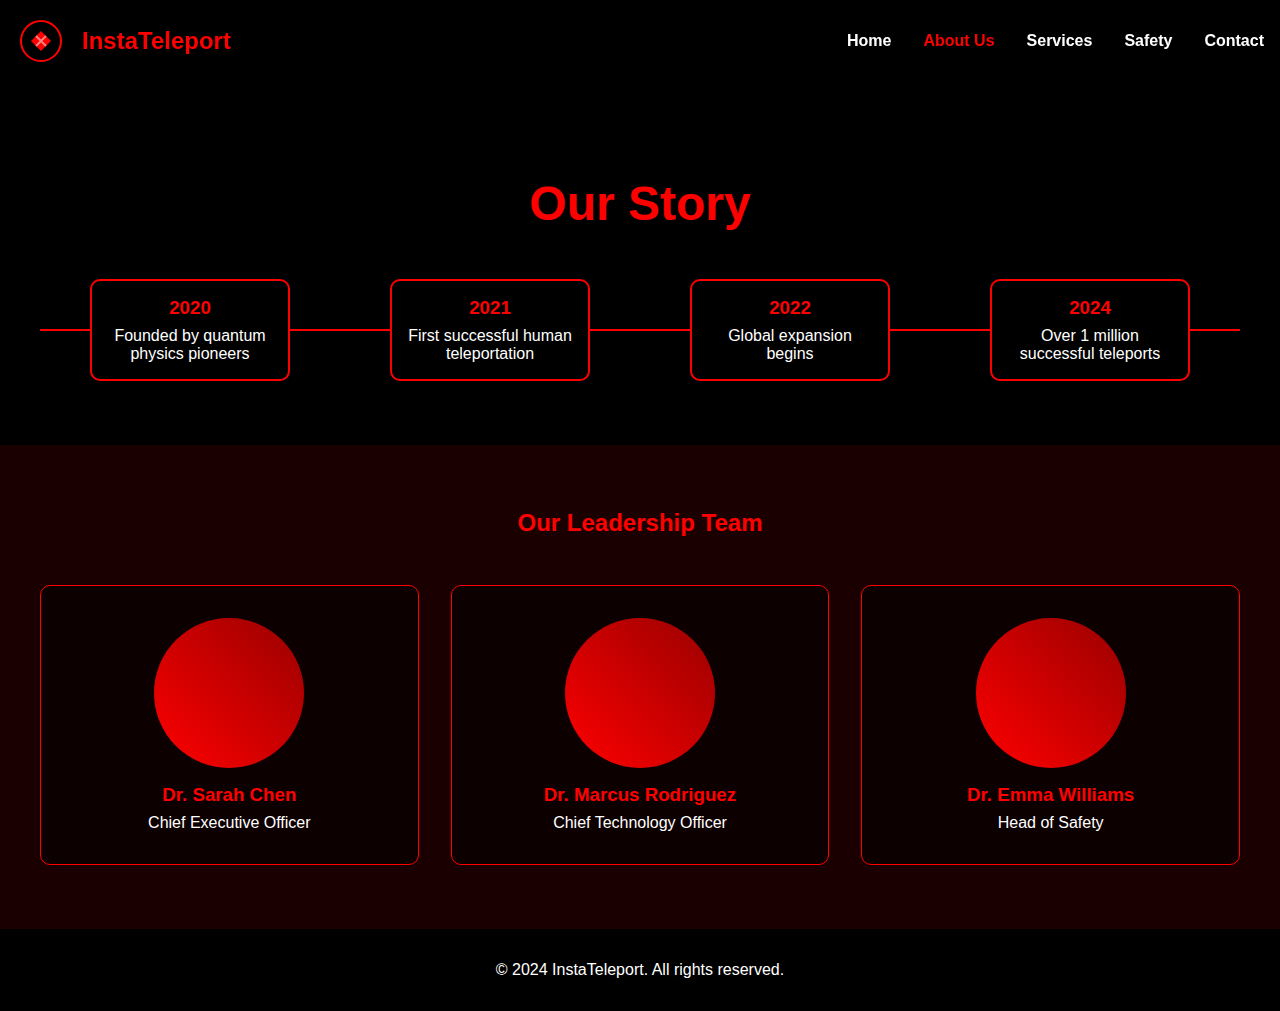
<file: about.html>
<!DOCTYPE html>
<html lang="en">
<head>
  <meta charset="UTF-8">
  <meta name="viewport" content="width=device-width, initial-scale=1.0">
  <title>About Us - InstaTeleport</title>
  <link rel="stylesheet" href="style.css">
  <link rel="stylesheet" href="about.css">
</head>
<body>
  <nav>
    <div class="logo">
      <svg width="50" height="50" viewBox="0 0 50 50">
        <circle cx="25" cy="25" r="20" class="logo-circle" />
        <path d="M15 25 L25 15 L35 25 L25 35 Z" class="logo-arrow" />
        <path d="M20 20 L30 30 M30 20 L20 30" class="logo-x" />
      </svg>
      <span>InstaTeleport</span>
    </div>
    <ul>
      <li><a href="index.html">Home</a></li>
      <li><a href="about.html" class="active">About Us</a></li>
      <li><a href="services.html">Services</a></li>
      <li><a href="safety.html">Safety</a></li>
      <li><a href="contact.html">Contact</a></li>
    </ul>
  </nav>

  <main>
    <section class="about-hero">
      <h1>Our Story</h1>
      <div class="timeline">
        <div class="timeline-item">
          <h3>2020</h3>
          <p>Founded by quantum physics pioneers</p>
        </div>
        <div class="timeline-item">
          <h3>2021</h3>
          <p>First successful human teleportation</p>
        </div>
        <div class="timeline-item">
          <h3>2022</h3>
          <p>Global expansion begins</p>
        </div>
        <div class="timeline-item">
          <h3>2024</h3>
          <p>Over 1 million successful teleports</p>
        </div>
      </div>
    </section>

    <section class="team">
      <h2>Our Leadership Team</h2>
      <div class="team-grid">
        <div class="team-member">
          <div class="member-photo"></div>
          <h3>Dr. Sarah Chen</h3>
          <p>Chief Executive Officer</p>
        </div>
        <div class="team-member">
          <div class="member-photo"></div>
          <h3>Dr. Marcus Rodriguez</h3>
          <p>Chief Technology Officer</p>
        </div>
        <div class="team-member">
          <div class="member-photo"></div>
          <h3>Dr. Emma Williams</h3>
          <p>Head of Safety</p>
        </div>
      </div>
    </section>
  </main>

  <footer>
    <p>&copy; 2024 InstaTeleport. All rights reserved.</p>
  </footer>
</body>
</html>
</file>
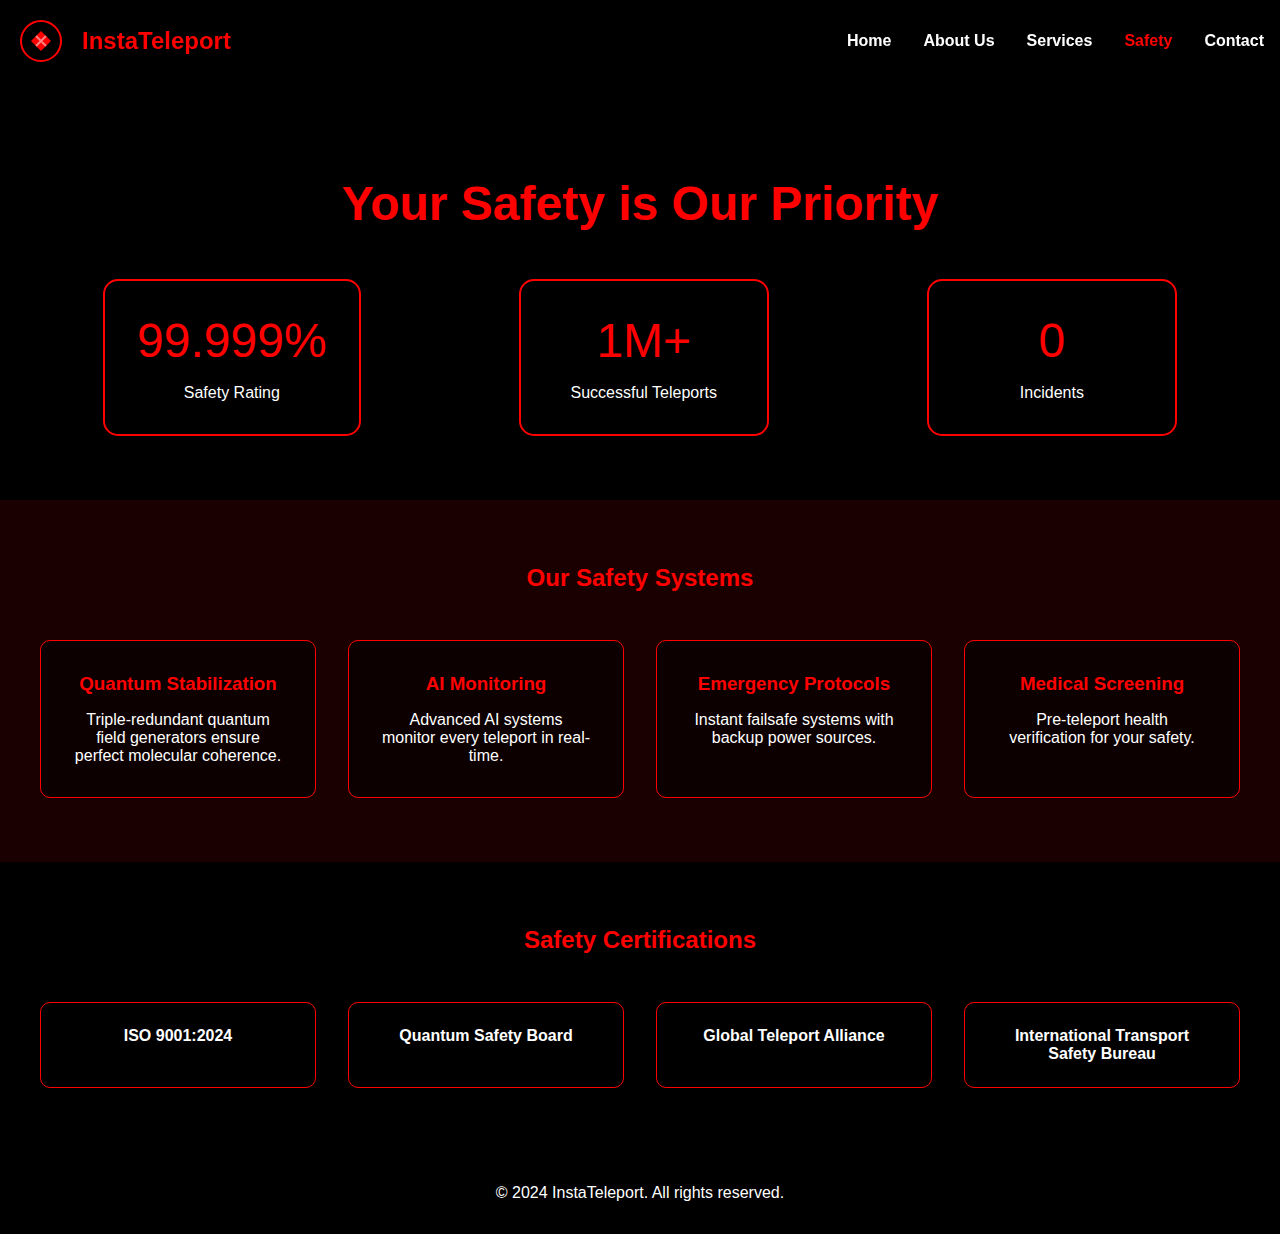
<file: safety.html>
<!DOCTYPE html>
<html lang="en">
<head>
  <meta charset="UTF-8">
  <meta name="viewport" content="width=device-width, initial-scale=1.0">
  <title>Safety - InstaTeleport</title>
  <link rel="stylesheet" href="style.css">
  <link rel="stylesheet" href="safety.css">
</head>
<body>
  <nav>
    <div class="logo">
      <svg width="50" height="50" viewBox="0 0 50 50">
        <circle cx="25" cy="25" r="20" class="logo-circle" />
        <path d="M15 25 L25 15 L35 25 L25 35 Z" class="logo-arrow" />
        <path d="M20 20 L30 30 M30 20 L20 30" class="logo-x" />
      </svg>
      <span>InstaTeleport</span>
    </div>
    <ul>
      <li><a href="index.html">Home</a></li>
      <li><a href="about.html">About Us</a></li>
      <li><a href="services.html">Services</a></li>
      <li><a href="safety.html" class="active">Safety</a></li>
      <li><a href="contact.html">Contact</a></li>
    </ul>
  </nav>

  <main>
    <section class="safety-hero">
      <h1>Your Safety is Our Priority</h1>
      <div class="safety-stats">
        <div class="stat">
          <div class="stat-number">99.999%</div>
          <p>Safety Rating</p>
        </div>
        <div class="stat">
          <div class="stat-number">1M+</div>
          <p>Successful Teleports</p>
        </div>
        <div class="stat">
          <div class="stat-number">0</div>
          <p>Incidents</p>
        </div>
      </div>
    </section>

    <section class="safety-features">
      <h2>Our Safety Systems</h2>
      <div class="safety-grid">
        <div class="safety-feature">
          <h3>Quantum Stabilization</h3>
          <p>Triple-redundant quantum field generators ensure perfect molecular coherence.</p>
        </div>
        <div class="safety-feature">
          <h3>AI Monitoring</h3>
          <p>Advanced AI systems monitor every teleport in real-time.</p>
        </div>
        <div class="safety-feature">
          <h3>Emergency Protocols</h3>
          <p>Instant failsafe systems with backup power sources.</p>
        </div>
        <div class="safety-feature">
          <h3>Medical Screening</h3>
          <p>Pre-teleport health verification for your safety.</p>
        </div>
      </div>
    </section>

    <section class="certifications">
      <h2>Safety Certifications</h2>
      <div class="cert-grid">
        <div class="cert">ISO 9001:2024</div>
        <div class="cert">Quantum Safety Board</div>
        <div class="cert">Global Teleport Alliance</div>
        <div class="cert">International Transport Safety Bureau</div>
      </div>
    </section>
  </main>

  <footer>
    <p>&copy; 2024 InstaTeleport. All rights reserved.</p>
  </footer>
</body>
</html>
</file>
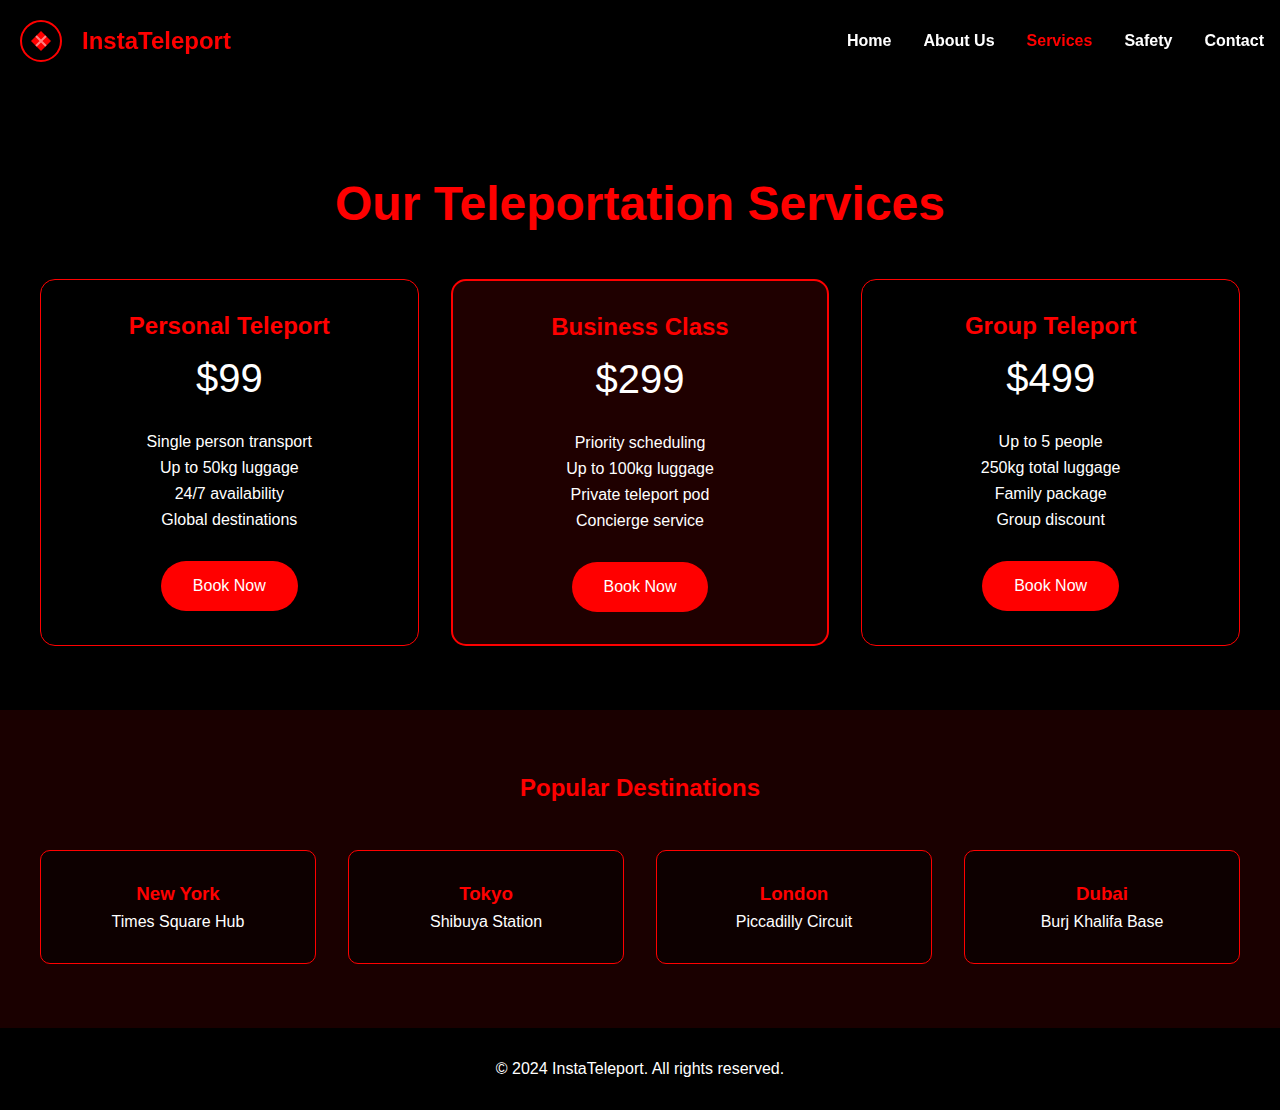
<file: services.html>
<!DOCTYPE html>
<html lang="en">
<head>
  <meta charset="UTF-8">
  <meta name="viewport" content="width=device-width, initial-scale=1.0">
  <title>Our Services - InstaTeleport</title>
  <link rel="stylesheet" href="style.css">
  <link rel="stylesheet" href="services.css">
</head>
<body>
  <nav>
    <div class="logo">
      <svg width="50" height="50" viewBox="0 0 50 50">
        <circle cx="25" cy="25" r="20" class="logo-circle" />
        <path d="M15 25 L25 15 L35 25 L25 35 Z" class="logo-arrow" />
        <path d="M20 20 L30 30 M30 20 L20 30" class="logo-x" />
      </svg>
      <span>InstaTeleport</span>
    </div>
    <ul>
      <li><a href="index.html">Home</a></li>
      <li><a href="about.html">About Us</a></li>
      <li><a href="services.html" class="active">Services</a></li>
      <li><a href="safety.html">Safety</a></li>
      <li><a href="contact.html">Contact</a></li>
    </ul>
  </nav>

  <main>
    <section class="services-hero">
      <h1>Our Teleportation Services</h1>
      <div class="services-grid">
        <div class="service-card">
          <h3>Personal Teleport</h3>
          <div class="price">$99</div>
          <ul>
            <li>Single person transport</li>
            <li>Up to 50kg luggage</li>
            <li>24/7 availability</li>
            <li>Global destinations</li>
          </ul>
          <a href="contact.html" class="book-button">Book Now</a>
        </div>

        <div class="service-card premium">
          <h3>Business Class</h3>
          <div class="price">$299</div>
          <ul>
            <li>Priority scheduling</li>
            <li>Up to 100kg luggage</li>
            <li>Private teleport pod</li>
            <li>Concierge service</li>
          </ul>
          <a href="contact.html" class="book-button">Book Now</a>
        </div>

        <div class="service-card">
          <h3>Group Teleport</h3>
          <div class="price">$499</div>
          <ul>
            <li>Up to 5 people</li>
            <li>250kg total luggage</li>
            <li>Family package</li>
            <li>Group discount</li>
          </ul>
          <a href="contact.html" class="book-button">Book Now</a>
        </div>
      </div>
    </section>

    <section class="destinations">
      <h2>Popular Destinations</h2>
      <div class="destination-grid">
        <div class="destination">
          <h3>New York</h3>
          <p>Times Square Hub</p>
        </div>
        <div class="destination">
          <h3>Tokyo</h3>
          <p>Shibuya Station</p>
        </div>
        <div class="destination">
          <h3>London</h3>
          <p>Piccadilly Circuit</p>
        </div>
        <div class="destination">
          <h3>Dubai</h3>
          <p>Burj Khalifa Base</p>
        </div>
      </div>
    </section>
  </main>

  <footer>
    <p>&copy; 2024 InstaTeleport. All rights reserved.</p>
  </footer>
</body>
</html>
</file>
<file: style.css>
:root {
  --primary-red: #ff0000;
  --dark-red: #990000;
  --black: #000000;
  --white: #ffffff;
}

* {
  margin: 0;
  padding: 0;
  box-sizing: border-box;
}

body {
  font-family: 'Arial', sans-serif;
  background-color: var(--black);
  color: var(--white);
}

nav {
  background-color: rgba(0, 0, 0, 0.9);
  padding: 1rem;
  display: flex;
  justify-content: space-between;
  align-items: center;
  position: fixed;
  width: 100%;
  top: 0;
  z-index: 100;
}

.logo {
  display: flex;
  align-items: center;
  gap: 1rem;
}

.logo svg {
  animation: pulse 2s infinite;
}

.logo-circle {
  fill: var(--black);
  stroke: var(--primary-red);
  stroke-width: 2;
}

.logo-arrow {
  fill: var(--primary-red);
}

.logo-x {
  stroke: var(--white);
  stroke-width: 2;
  opacity: 0.5;
}

.logo span {
  font-size: 1.5rem;
  font-weight: bold;
  color: var(--primary-red);
}

nav ul {
  display: flex;
  gap: 2rem;
  list-style: none;
}

nav a {
  color: var(--white);
  text-decoration: none;
  font-weight: bold;
  transition: color 0.3s;
}

nav a:hover {
  color: var(--primary-red);
}

.active {
  color: var(--primary-red);
}

main {
  padding-top: 80px;
}

.hero {
  height: 90vh;
  display: flex;
  flex-direction: column;
  justify-content: center;
  align-items: center;
  text-align: center;
  position: relative;
  overflow: hidden;
}

.hero h1 {
  font-size: 3.5rem;
  margin-bottom: 1rem;
  color: var(--primary-red);
}

.teleport-animation {
  position: absolute;
  width: 100%;
  height: 100%;
  background: radial-gradient(circle at center, transparent 0%, var(--black) 70%);
  animation: teleport 10s infinite;
  z-index: -1;
}

.cta-button {
  display: inline-block;
  padding: 1rem 2rem;
  background-color: var(--primary-red);
  color: var(--white);
  text-decoration: none;
  border-radius: 30px;
  margin-top: 2rem;
  transition: background-color 0.3s;
}

.cta-button:hover {
  background-color: var(--dark-red);
}

.features {
  padding: 4rem 2rem;
  background-color: rgba(255, 0, 0, 0.1);
}

.features h2 {
  text-align: center;
  margin-bottom: 3rem;
  color: var(--primary-red);
}

.feature-grid {
  display: grid;
  grid-template-columns: repeat(auto-fit, minmax(250px, 1fr));
  gap: 2rem;
  max-width: 1200px;
  margin: 0 auto;
}

.feature {
  text-align: center;
  padding: 2rem;
  background-color: rgba(0, 0, 0, 0.5);
  border: 1px solid var(--primary-red);
  border-radius: 10px;
}

.feature h3 {
  color: var(--primary-red);
  margin-bottom: 1rem;
}

footer {
  text-align: center;
  padding: 2rem;
  background-color: rgba(0, 0, 0, 0.9);
}

@keyframes pulse {
  0% { transform: scale(1); }
  50% { transform: scale(1.1); }
  100% { transform: scale(1); }
}

@keyframes teleport {
  0% { transform: scale(1); opacity: 0.5; }
  50% { transform: scale(1.5); opacity: 0.8; }
  100% { transform: scale(1); opacity: 0.5; }
}
</file>
<file: about.css>
.about-hero {
  padding: 6rem 2rem 4rem;
  text-align: center;
}

.about-hero h1 {
  color: var(--primary-red);
  font-size: 3rem;
  margin-bottom: 3rem;
}

.timeline {
  display: flex;
  justify-content: space-around;
  max-width: 1200px;
  margin: 0 auto;
  position: relative;
}

.timeline::before {
  content: '';
  position: absolute;
  top: 50%;
  left: 0;
  right: 0;
  height: 2px;
  background-color: var(--primary-red);
  transform: translateY(-50%);
}

.timeline-item {
  background-color: var(--black);
  padding: 1rem;
  border: 2px solid var(--primary-red);
  border-radius: 10px;
  position: relative;
  width: 200px;
}

.timeline-item h3 {
  color: var(--primary-red);
  margin-bottom: 0.5rem;
}

.team {
  padding: 4rem 2rem;
  background-color: rgba(255, 0, 0, 0.1);
}

.team h2 {
  text-align: center;
  color: var(--primary-red);
  margin-bottom: 3rem;
}

.team-grid {
  display: grid;
  grid-template-columns: repeat(auto-fit, minmax(250px, 1fr));
  gap: 2rem;
  max-width: 1200px;
  margin: 0 auto;
}

.team-member {
  text-align: center;
  padding: 2rem;
  background-color: rgba(0, 0, 0, 0.5);
  border: 1px solid var(--primary-red);
  border-radius: 10px;
}

.member-photo {
  width: 150px;
  height: 150px;
  border-radius: 50%;
  margin: 0 auto 1rem;
  background: linear-gradient(45deg, var(--primary-red), var(--dark-red));
}

.team-member h3 {
  color: var(--primary-red);
  margin-bottom: 0.5rem;
}
</file>
<file: safety.css>
.safety-hero {
  padding: 6rem 2rem 4rem;
  text-align: center;
}

.safety-hero h1 {
  color: var(--primary-red);
  font-size: 3rem;
  margin-bottom: 3rem;
}

.safety-stats {
  display: flex;
  justify-content: space-around;
  max-width: 1200px;
  margin: 0 auto;
  flex-wrap: wrap;
  gap: 2rem;
}

.stat {
  background-color: rgba(0, 0, 0, 0.8);
  border: 2px solid var(--primary-red);
  border-radius: 15px;
  padding: 2rem;
  min-width: 250px;
}

.stat-number {
  font-size: 3rem;
  color: var(--primary-red);
  margin-bottom: 1rem;
}

.safety-features {
  padding: 4rem 2rem;
  background-color: rgba(255, 0, 0, 0.1);
}

.safety-features h2 {
  text-align: center;
  color: var(--primary-red);
  margin-bottom: 3rem;
}

.safety-grid {
  display: grid;
  grid-template-columns: repeat(auto-fit, minmax(250px, 1fr));
  gap: 2rem;
  max-width: 1200px;
  margin: 0 auto;
}

.safety-feature {
  background-color: rgba(0, 0, 0, 0.5);
  border: 1px solid var(--primary-red);
  border-radius: 10px;
  padding: 2rem;
  text-align: center;
}

.safety-feature h3 {
  color: var(--primary-red);
  margin-bottom: 1rem;
}

.certifications {
  padding: 4rem 2rem;
}

.certifications h2 {
  text-align: center;
  color: var(--primary-red);
  margin-bottom: 3rem;
}

.cert-grid {
  display: grid;
  grid-template-columns: repeat(auto-fit, minmax(200px, 1fr));
  gap: 2rem;
  max-width: 1200px;
  margin: 0 auto;
}

.cert {
  background-color: rgba(0, 0, 0, 0.8);
  border: 1px solid var(--primary-red);
  border-radius: 10px;
  padding: 1.5rem;
  text-align: center;
  font-weight: bold;
}
</file>
<file: services.css>
.services-hero {
  padding: 6rem 2rem 4rem;
  text-align: center;
}

.services-hero h1 {
  color: var(--primary-red);
  font-size: 3rem;
  margin-bottom: 3rem;
}

.services-grid {
  display: grid;
  grid-template-columns: repeat(auto-fit, minmax(300px, 1fr));
  gap: 2rem;
  max-width: 1200px;
  margin: 0 auto;
}

.service-card {
  background-color: rgba(0, 0, 0, 0.8);
  border: 1px solid var(--primary-red);
  border-radius: 15px;
  padding: 2rem;
  text-align: center;
  transition: transform 0.3s;
}

.service-card:hover {
  transform: translateY(-10px);
}

.service-card.premium {
  background-color: rgba(153, 0, 0, 0.2);
  border-width: 2px;
}

.service-card h3 {
  color: var(--primary-red);
  font-size: 1.5rem;
  margin-bottom: 1rem;
}

.price {
  font-size: 2.5rem;
  color: var(--white);
  margin-bottom: 2rem;
}

.service-card ul {
  list-style: none;
  margin-bottom: 2rem;
}

.service-card li {
  margin-bottom: 0.5rem;
}

.book-button {
  display: inline-block;
  padding: 1rem 2rem;
  background-color: var(--primary-red);
  color: var(--white);
  text-decoration: none;
  border-radius: 30px;
  transition: background-color 0.3s;
}

.book-button:hover {
  background-color: var(--dark-red);
}

.destinations {
  padding: 4rem 2rem;
  background-color: rgba(255, 0, 0, 0.1);
}

.destinations h2 {
  text-align: center;
  color: var(--primary-red);
  margin-bottom: 3rem;
}

.destination-grid {
  display: grid;
  grid-template-columns: repeat(auto-fit, minmax(250px, 1fr));
  gap: 2rem;
  max-width: 1200px;
  margin: 0 auto;
}

.destination {
  text-align: center;
  padding: 2rem;
  background-color: rgba(0, 0, 0, 0.5);
  border: 1px solid var(--primary-red);
  border-radius: 10px;
}

.destination h3 {
  color: var(--primary-red);
  margin-bottom: 0.5rem;
}
</file>
